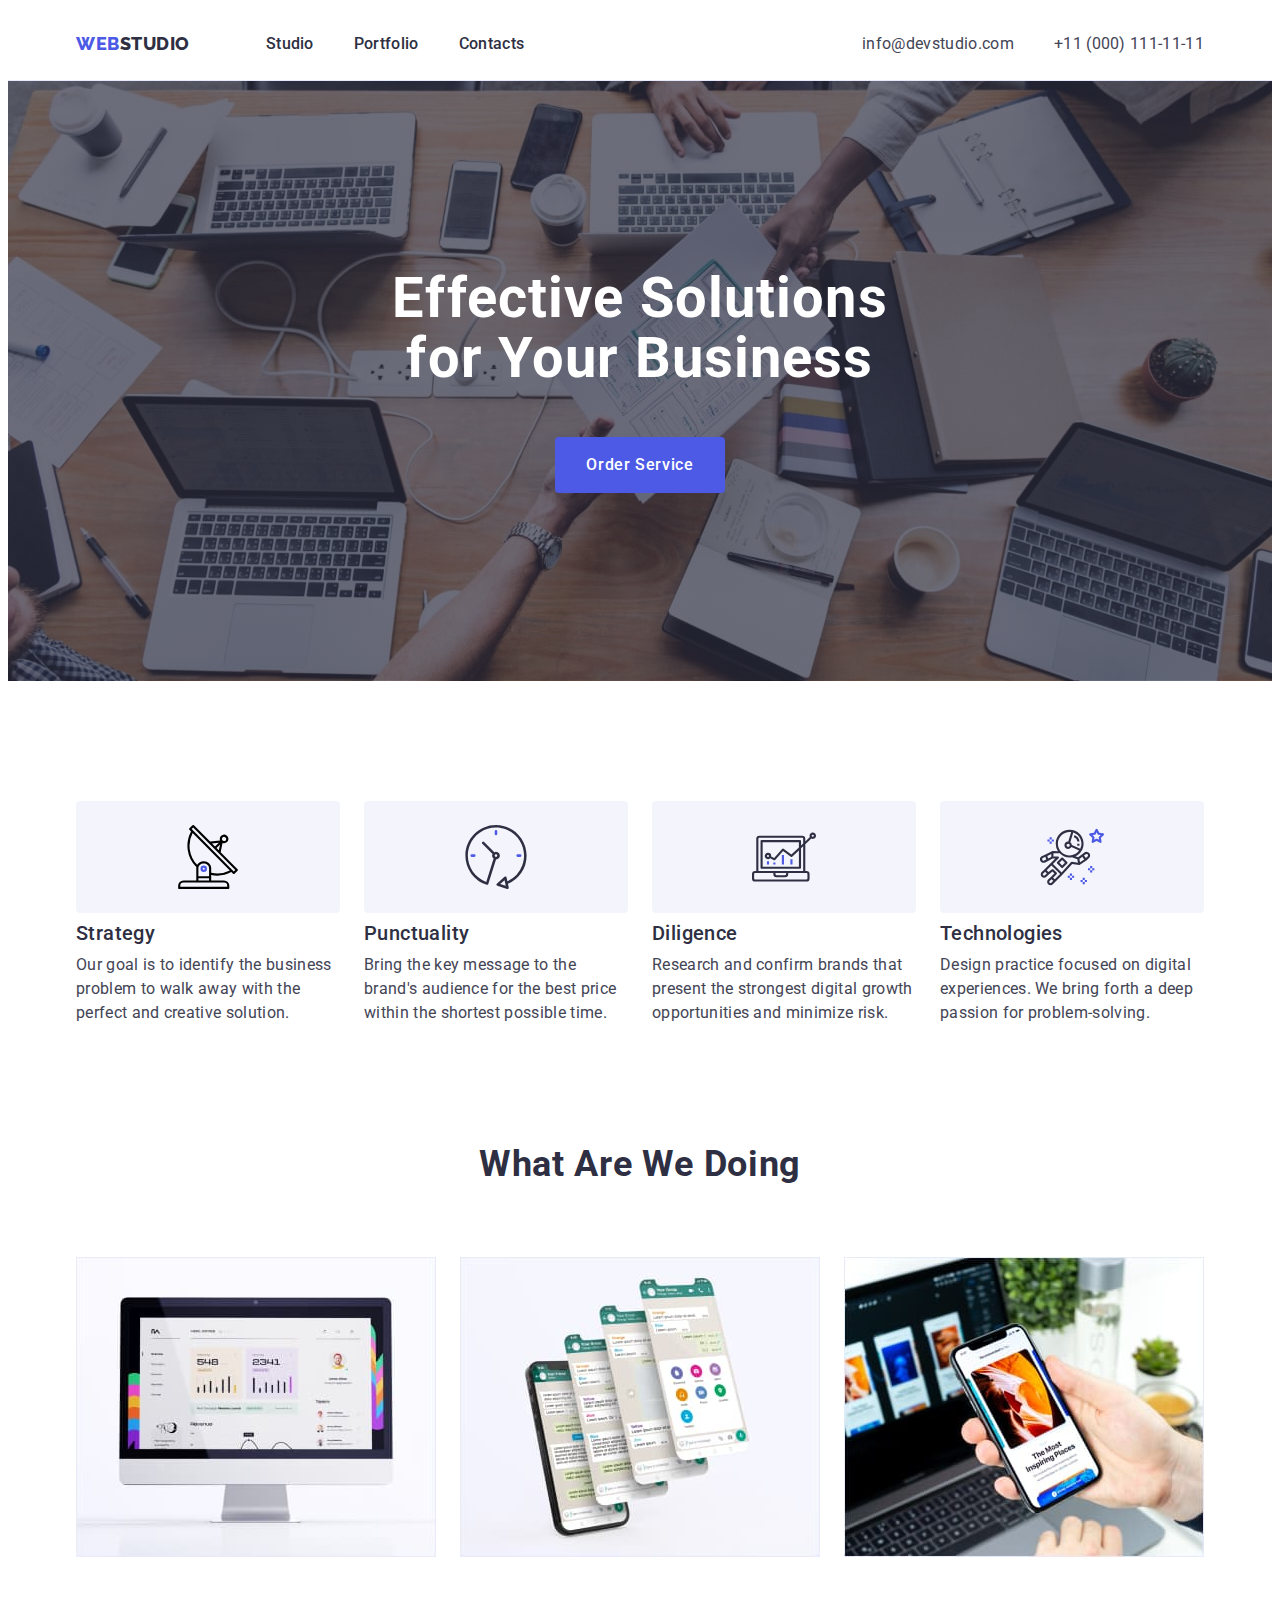
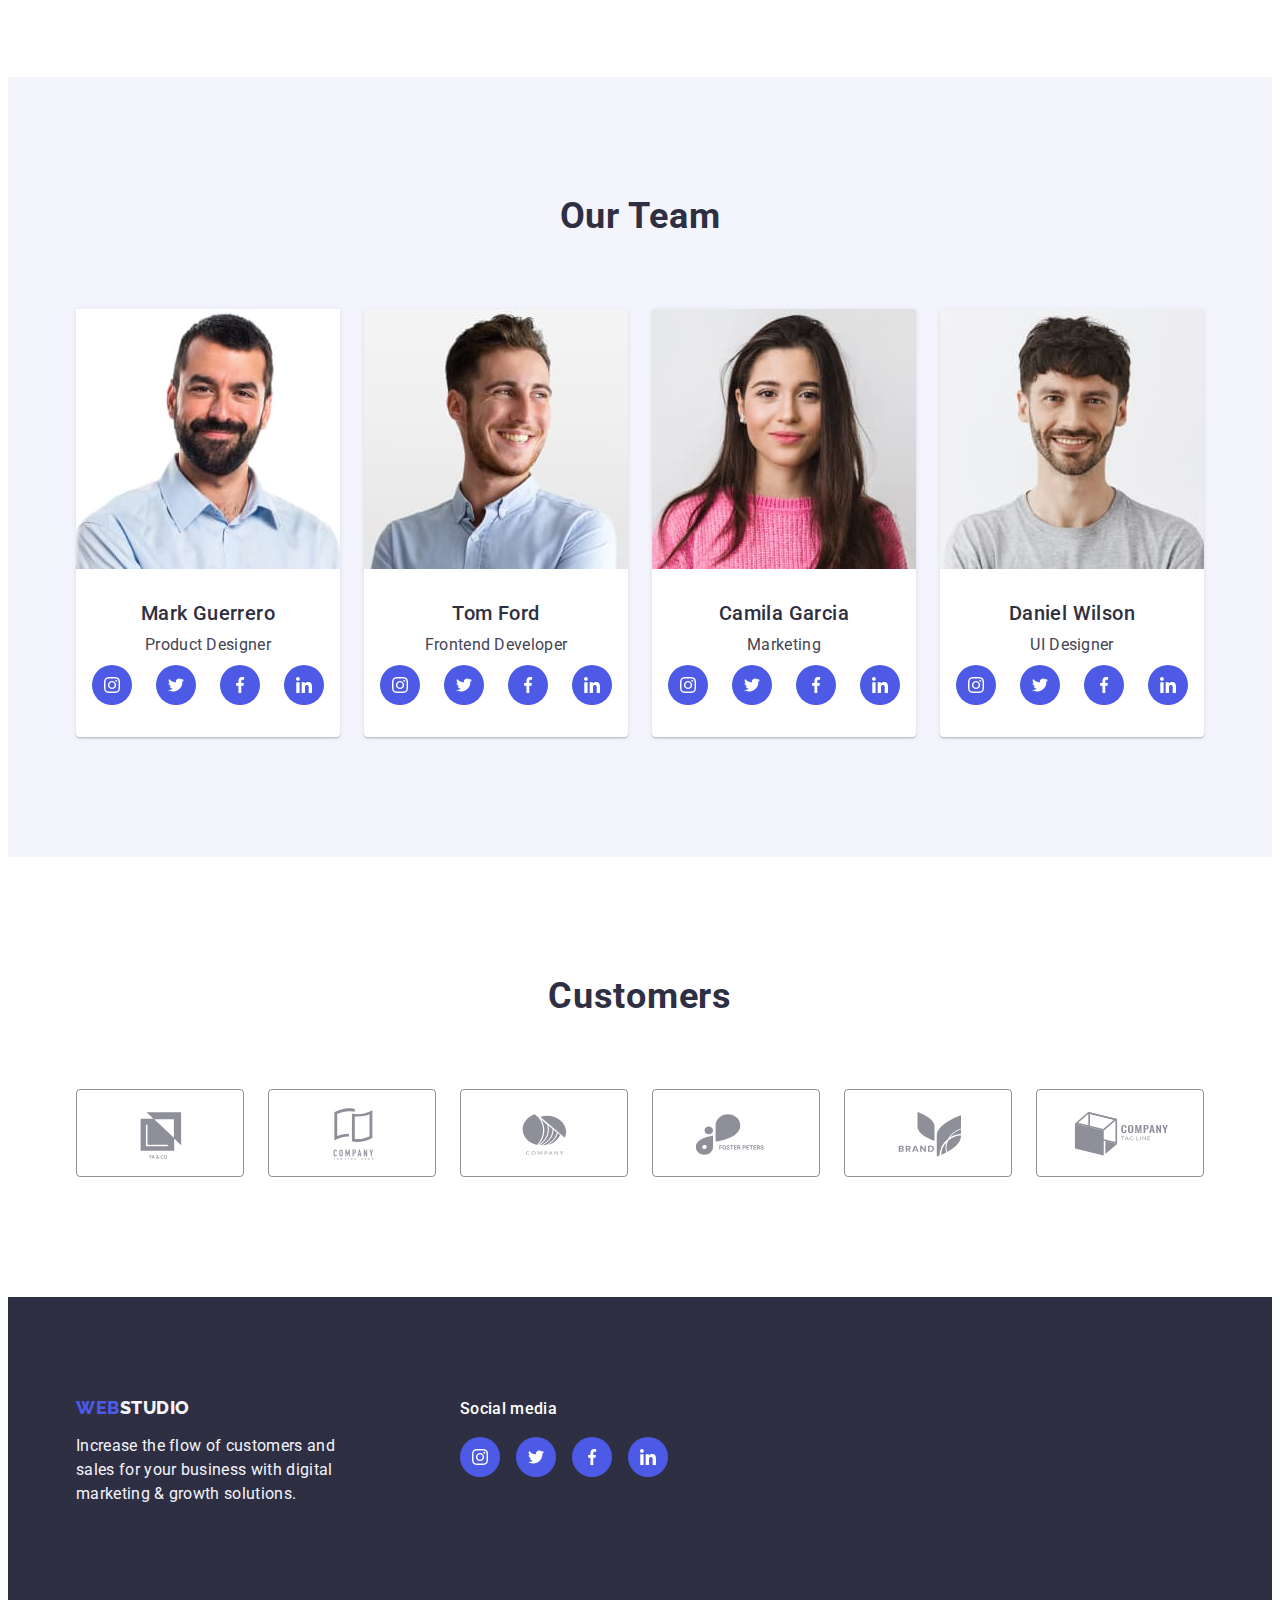
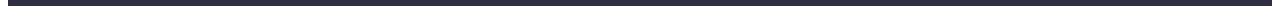
<file: index.html>
<!DOCTYPE html>
<html lang="en">

<head>
    <meta charset="UTF-8">
    <meta http-equiv="X-UA-Compatible" content="IE=edge">
    <meta name="viewport" content="width=device-width, initial-scale=1.0">
    <title>WebStudio</title>
    <link rel="preconnect" href="https://fonts.googleapis.com">
    <link rel="preconnect" href="https://fonts.gstatic.com" crossorigin>
    <link rel="stylesheet" href="https://cdnjs.cloudflare.com/ajax/libs/modern-normalize/1.1.0/modern-normalize.min.css"
        integrity="sha512-wpPYUAdjBVSE4KJnH1VR1HeZfpl1ub8YT/NKx4PuQ5NmX2tKuGu6U/JRp5y+Y8XG2tV+wKQpNHVUX03MfMFn9Q=="
        crossorigin="anonymous" referrerpolicy="no-referrer" />
    <link 
        href="https://fonts.googleapis.com/css2?family=Raleway:wght@800&family=Roboto:wght@400;500;700;900&display=swap"
        rel="stylesheet">
    <link rel="stylesheet" href="./css/styles.css">
</head>

<body>
    <header class="header">
        <div class="container">
            <div class="box">
                <nav class="header-navigation">
                    <a class="header-logo link" href="./index.html">Web<span class="accent">Studio</span></a>  
                    <ul class="header-list list">
                        <li class="header-item"><a class="header-link link" href="./index.html">Studio</a></li>
                        <li class="header-item"><a class="header-link link" href="./portfolio.html">Portfolio</a></li>
                        <li class="header-item"><a class="header-link link" href="">Contacts</a></li>
                    </ul>
                </nav>
                <address class="adress">   
                    <ul class="adress-list list">
                        <li class="adress-item"><a class="adress-link link" href="mailto:info@devstudio.com">info@devstudio.com</a></li>
                        <li class="adress-item"><a class="adress-link link" href="tel:+110001111111">+11 (000) 111-11-11</a></li>
                    </ul>
                </address>
            </div>   
        </div>
    </header>

    <main>

        <section class="hero">
            <div class="container hero-container">
                <h1 class="hero-title">Effective Solutions for Your Business</h1>
                <button class="hero-button" type="button">Order Service</button>
            </div>
        </section>

        <section class="pluses section">    
            <div class="container">
                <h2 class="invis-title">invisibie title></h2>

                <ul class="pluses-list list">
                    <li class="pluses-item">
                        <div class="pluses-link link" href="">
                            <svg class="pluses-icon" width="64" height="64">
                                <use href="./images/icons.svg#icon-antenna"></use>
                            </svg>
                        </div>
                        <h3 class="pluses-title">Strategy</h3>
                        <p class="pluses-text">Our goal is to identify the business problem to walk away with the perfect and creative solution.</p>
                    </li>
                    <li class="pluses-item">
                        <div class="pluses-link link" href="">
                            <svg class="pluses-icon" width="64" height="64">
                                <use href="./images/icons.svg#icon-clock"></use>
                            </svg>
                        </div>
                        <h3 class="pluses-title">Punctuality</h3>
                        <p class="pluses-text">Bring the key message to the brand's audience for the best price within the shortest possible time.</p>
                    </li>
                    <li class="pluses-item">
                        <div class="pluses-link link" href="">
                            <svg class="pluses-icon" width="64" height="64">
                                <use href="./images/icons.svg#icon-diagram"></use>
                            </svg>
                        </div>
                        <h3 class="pluses-title">Diligence</h3>
                        <p class="pluses-text">Research and confirm brands that present the strongest digital growth opportunities and minimize risk.</p>
                    </li>
                    <li class="pluses-item">
                        <div class="pluses-link link" href="">
                            <svg class="pluses-icon" width="64" height="64">
                                <use href="./images/icons.svg#icon-astronaut"></use>
                            </svg>
                        </div>
                        <h3 class="pluses-title">Technologies</h3>
                        <p class="pluses-text">Design practice focused on digital experiences. We bring forth a deep passion for problem-solving.</p>
                    </li>
                </ul>
            </div>    
        </section>    
        
        <section class="doing section">
            <div class="container">
                <h2 class="doing-title">What are we doing</h2>
                <ul class="doing-list list">
                    <li class="doing-item"><img src="./images/Rectangle1.jpg" alt="picture" width="360" height="300"></li>
                    <li class="doing-item"><img src="./images/Rectangle2.jpg" alt="picture" width="360" height="300"></li>
                    <li class="doing-item"><img src="./images/Rectangle3.jpg" alt="picture" width="360"></li>
                </ul>
            </div>
        </section>

        <section class="team section">
            <div class="container">
                <h2 class="team-title">Our Team</h2>
                <ul class="team-list list">
                    <li class="team-item">
                        <img src="./images/img4.jpg" alt="foto" width="264" height="260">
                        <div class="team-people">
                            <h3 class="team-card">Mark Guerrero</h3>
                            <p class="team-text">Product Designer</p>
                            <ul class="team-soc-list list">
                                <li class="team-soc-item">
                                    <a class="team-soc-link link" href="">
                                        <svg class="team-soc-icon" width="16" height="16">
                                            <use href="./images/icons.svg#icon-instagram"></use>
                                        </svg>
                                    </a>
                                </li>

                                <li class="team-soc-item">
                                    <a class="team-soc-link link" href="">
                                        <svg class="team-soc-icon" width="16" height="16">
                                            <use href="./images/icons.svg#icon-twitter"></use>
                                        </svg>
                                    </a>
                                </li>

                                <li class="team-soc-item">
                                    <a class="team-soc-link link" href="">
                                        <svg class="team-soc-icon" width="16" height="16">
                                            <use href="./images/icons.svg#icon-facebook"></use>
                                        </svg>
                                    </a>
                                </li>

                                <li class="team-soc-item">
                                    <a class="team-soc-link link" href="">
                                        <svg class="team-soc-icon" width="16" height="16">
                                            <use href="./images/icons.svg#icon-linkedin"></use>
                                        </svg>
                                    </a>
                                </li>
                            </ul>
                        </div>
                    </li>   

                    <li class="team-item">
                        <img src="./images/img5.jpg" alt="foto" width="264" height="260">
                        <div class="team-people">
                            <h3 class="team-card">Tom Ford</h3>
                            <p class="team-text">Frontend Developer</p>
                            <ul class="team-soc-list list">
                                <li class="team-soc-item">
                                    <a class="team-soc-link link" href="">
                                        <svg class="team-soc-icon" width="16" height="16">
                                            <use href="./images/icons.svg#icon-instagram"></use>
                                        </svg>
                                    </a>
                                </li>
                            
                                <li class="team-soc-item">
                                    <a class="team-soc-link link" href="">
                                        <svg class="team-soc-icon" width="16" height="16">
                                            <use href="./images/icons.svg#icon-twitter"></use>
                                        </svg>
                                    </a>
                                </li>
                            
                                <li class="team-soc-item">
                                    <a class="team-soc-link link" href="">
                                        <svg class="team-soc-icon" width="16" height="16">
                                            <use href="./images/icons.svg#icon-facebook"></use>
                                        </svg>
                                    </a>
                                </li>
                            
                                <li class="team-soc-item">
                                    <a class="team-soc-link link" href="">
                                        <svg class="team-soc-icon" width="16" height="16">
                                            <use href="./images/icons.svg#icon-linkedin"></use>
                                        </svg>
                                    </a>
                                </li>
                            </ul>
                        </div>
                    </li>    
                    

                    <li class="team-item">
                        <img src="./images/img6.jpg" alt="foto" width="264" height="260">
                        <div class="team-people">    
                            <h3 class="team-card">Camila Garcia</h3>
                            <p class="team-text">Marketing</p>
                            <ul class="team-soc-list list">
                                <li class="team-soc-item">
                                    <a class="team-soc-link link" href="">
                                        <svg class="team-soc-icon" width="16" height="16">
                                            <use href="./images/icons.svg#icon-instagram"></use>
                                        </svg>
                                    </a>
                                </li>
                            
                                <li class="team-soc-item">
                                    <a class="team-soc-link link" href="">
                                        <svg class="team-soc-icon" width="16" height="16">
                                            <use href="./images/icons.svg#icon-twitter"></use>
                                        </svg>
                                    </a>
                                </li>
                            
                                <li class="team-soc-item">
                                    <a class="team-soc-link link" href="">
                                        <svg class="team-soc-icon" width="16" height="16">
                                            <use href="./images/icons.svg#icon-facebook"></use>
                                        </svg>
                                    </a>
                                </li>
                            
                                <li class="team-soc-item">
                                    <a class="team-soc-link link" href="">
                                        <svg class="team-soc-icon" width="16" height="16">
                                            <use href="./images/icons.svg#icon-linkedin"></use>
                                        </svg>
                                    </a>
                                </li>
                            </ul>
                        </div>
                    </li>

                    <li class="team-item">
                        <img src="./images/img7.jpg" alt="foto" width="264" height="260">
                        <div class="team-people">
                            <h3 class="team-card">Daniel Wilson</h3>
                            <p class="team-text">UI Designer</p>
                            <ul class="team-soc-list list">
                                <li class="team-soc-item">
                                    <a class="team-soc-link link" href="">
                                        <svg class="team-soc-icon" width="16" height="16">
                                            <use href="./images/icons.svg#icon-instagram"></use>
                                        </svg>
                                    </a>
                                </li>
                            
                                <li class="team-soc-item">
                                    <a class="team-soc-link link" href="">
                                        <svg class="team-soc-icon" width="16" height="16">
                                            <use href="./images/icons.svg#icon-twitter"></use>
                                        </svg>
                                    </a>
                                </li>
                            
                                <li class="team-soc-item">
                                    <a class="team-soc-link link" href="">
                                        <svg class="team-soc-icon" width="16" height="16">
                                            <use href="./images/icons.svg#icon-facebook"></use>
                                        </svg>
                                    </a>
                                </li>
                            
                                <li class="team-soc-item">
                                    <a class="team-soc-link link" href="">
                                        <svg class="team-soc-icon" width="16" height="16">
                                            <use href="./images/icons.svg#icon-linkedin"></use>
                                        </svg>
                                    </a>
                                </li>
                            </ul>
                        </div>
                    </li>
                </ul>
            </div>
        </section>

        <section class="customers section">
            <div class="container">
                <h2 class="doing-title">Customers</h2>
                <ul class="customers-list list">
                    <li class="customers-item">
                        <a class="customers-link link" href="">
                            <svg class="customers-icon" width="104" height="56">
                                <use class="icon" href="./images/icons.svg#icon-Logo1"></use>
                            </svg>
                        </a>
                    </li>
                
                    <li class="customers-item">
                        <a class="customers-link link" href="">
                            <svg class="customers-icon" width="104" height="56">
                                <use class="icon" href="./images/icons.svg#icon-Logo2"></use>
                            </svg>
                        </a>
                    </li>
                
                    <li class="customers-item">
                        <a class="customers-link link" href="">
                            <svg class="customers-icon" width="104" height="56">
                                <use class="icon" href="./images/icons.svg#icon-Logo3"></use>
                            </svg>
                        </a>
                    </li>
                
                    <li class="customers-item">
                        <a class="customers-link link" href="">
                            <svg class="customers-icon" width="104" height="56">
                                <use class="icon" href="./images/icons.svg#icon-Logo4"></use>
                            </svg>
                        </a>
                    </li>

                    <li class="customers-item">
                        <a class="customers-link link" href="">
                            <svg class="customers-icon" width="104" height="56">
                                <use class="icon" href="./images/icons.svg#icon-Logo5"></use>
                            </svg>
                        </a>
                    </li>

                    <li class="customers-item">
                        <a class="customers-link link" href="">
                            <svg class="customers-icon" width="104" height="56">
                                <use class="icon" href="./images/icons.svg#icon-Logo6"></use>
                            </svg>
                        </a>
                    </li>
                </ul>
            </div>
        </section>
        
    </main>

    <footer class="footer">
        <div class="container footer-box">
            <div class="webstudio">
                <a class="footer-logo link" href="./index.html">Web<span class="accent">Studio</span></a>
                <p class="bottom-text">Increase the flow of customers and sales for your business with digital marketing & growth solutions.</p>
            </div>

            <div class="media">
                <p class="soc-media">Social media</p>
                <ul class="media-soc-list list">
                    <li class="team-soc-item">
                        <a class="media-soc-link link" href="">
                            <svg class="team-soc-icon" width="16" height="16">
                                <use href="./images/icons.svg#icon-instagram"></use>
                            </svg>
                        </a>
                    </li>
                    
                    <li class="team-soc-item">
                        <a class="media-soc-link link" href="">
                            <svg class="team-soc-icon" width="16" height="16">
                                <use href="./images/icons.svg#icon-twitter"></use>
                            </svg>
                        </a>
                    </li>
                    
                    <li class="team-soc-item">
                        <a class="media-soc-link link" href="">
                            <svg class="team-soc-icon" width="16" height="16">
                                <use href="./images/icons.svg#icon-facebook"></use>
                            </svg>
                        </a>
                    </li>
                    
                    <li class="team-soc-item">
                        <a class="media-soc-link link" href="">
                            <svg class="team-soc-icon" width="16" height="16">
                                <use href="./images/icons.svg#icon-linkedin"></use>
                            </svg>
                        </a>
                    </li>
                </ul>
            </div>    
        </div>
    </footer>

</body>

</html>
</file>
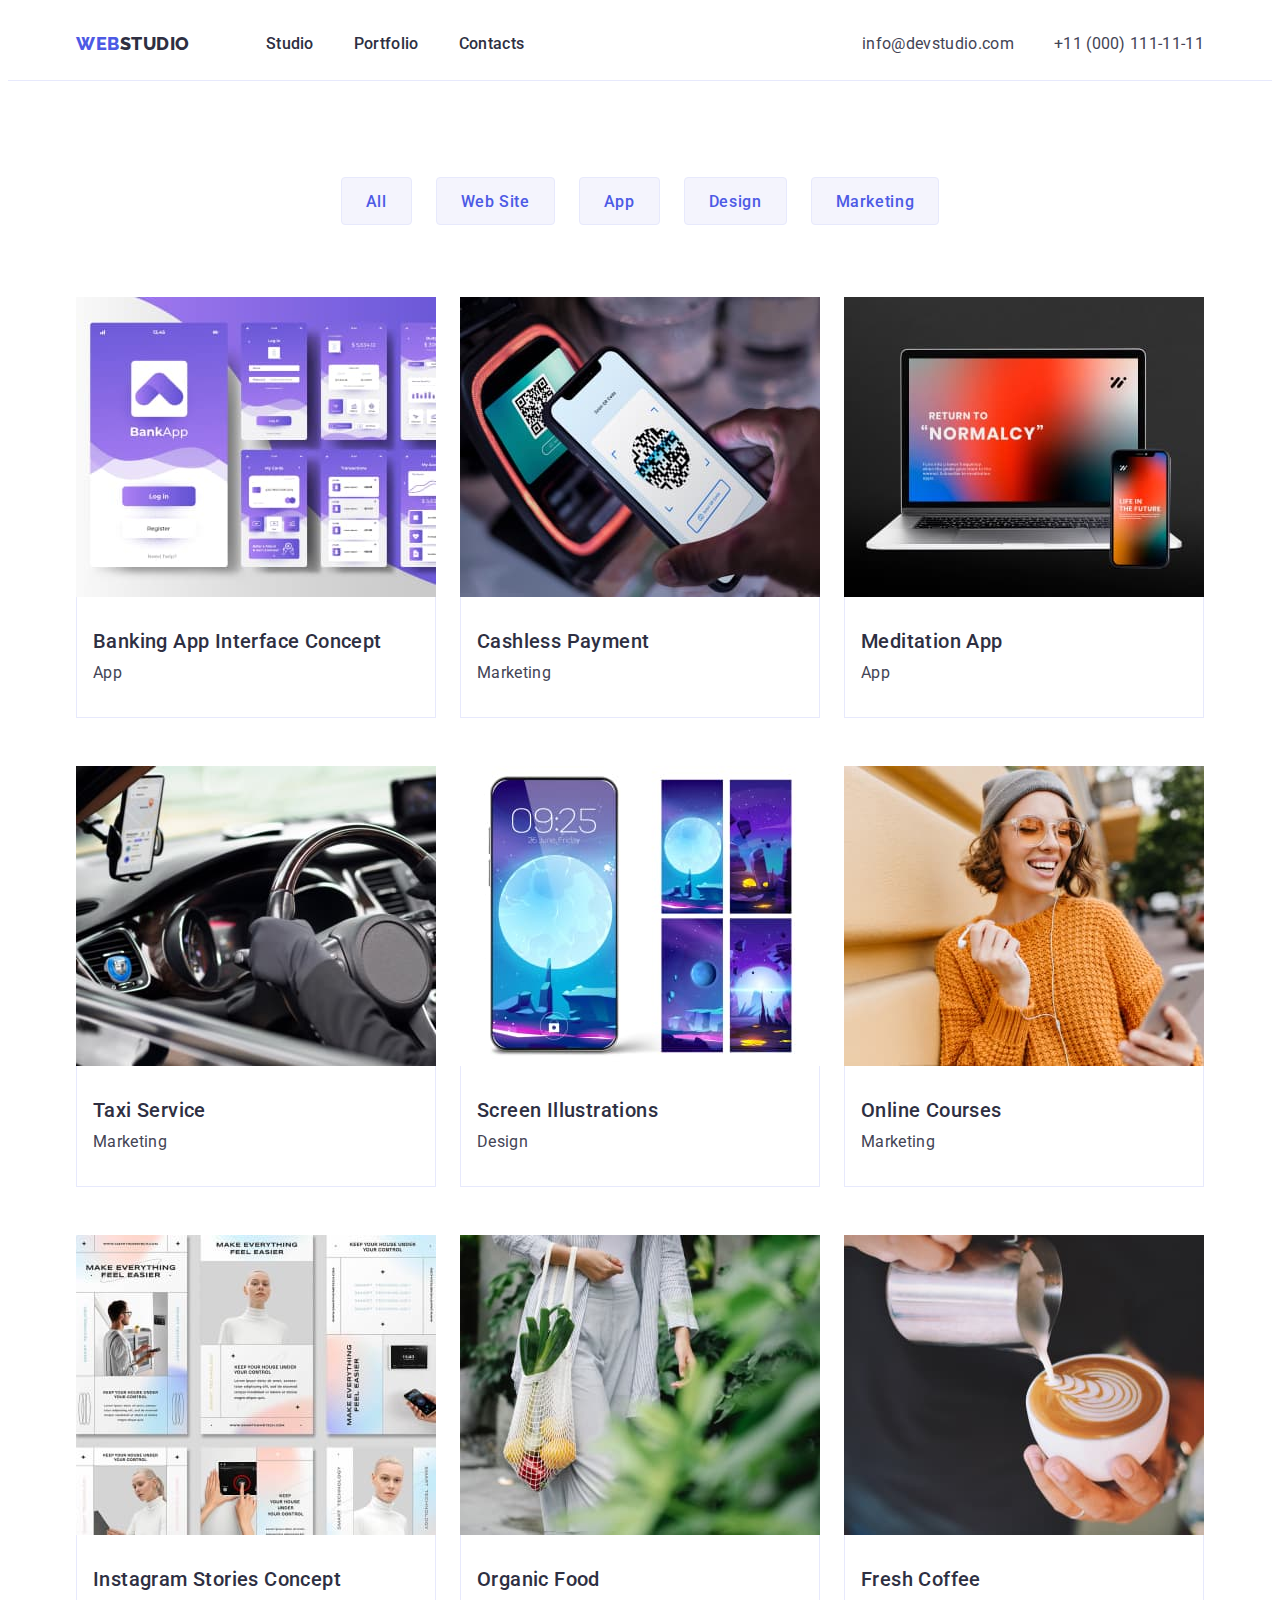
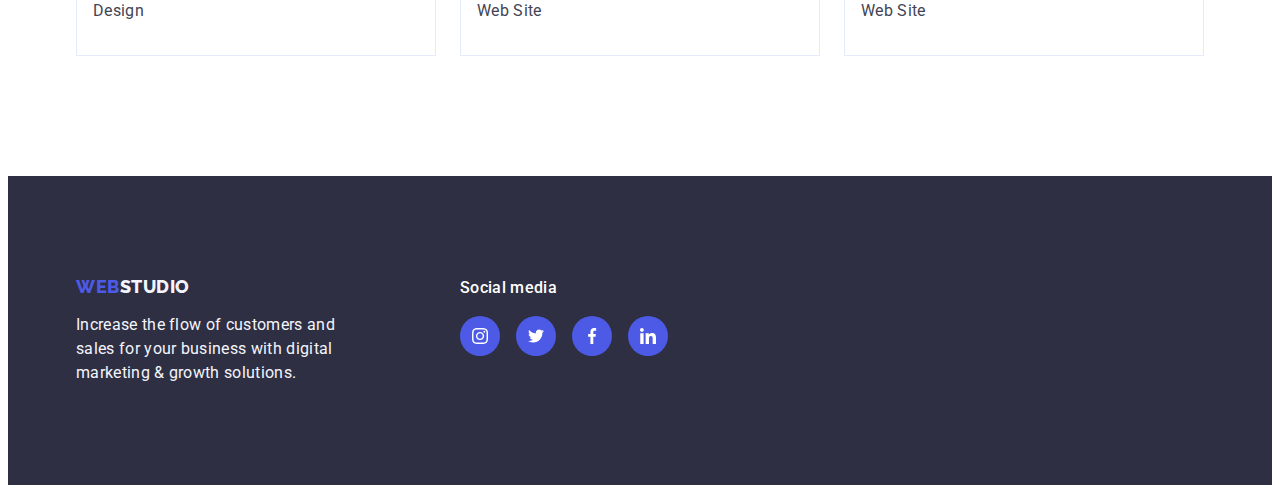
<file: portfolio.html>
<!DOCTYPE html>
<html lang="en">
<head>
    <meta charset="UTF-8">
    <meta http-equiv="X-UA-Compatible" content="IE=edge">
    <meta name="viewport" content="width=device-width, initial-scale=1.0">
    <title>Portfolio</title>
    <link rel="preconnect" href="https://fonts.googleapis.com">
    <link rel="preconnect" href="https://fonts.gstatic.com" crossorigin>
    <link rel="stylesheet" href="https://cdnjs.cloudflare.com/ajax/libs/modern-normalize/1.1.0/modern-normalize.min.css"
        integrity="sha512-wpPYUAdjBVSE4KJnH1VR1HeZfpl1ub8YT/NKx4PuQ5NmX2tKuGu6U/JRp5y+Y8XG2tV+wKQpNHVUX03MfMFn9Q=="
        crossorigin="anonymous" referrerpolicy="no-referrer" />
    <link href="https://fonts.googleapis.com/css2?family=Raleway:wght@800&family=Roboto:wght@400;500;700;900&display=swap"
        rel="stylesheet">
    <link rel="stylesheet" href="./css/styles.css">
</head>
<body>
<header class="header">
    <div class="container">
        <div class="box">
            <nav class="header-navigation">
                <a class="header-logo link" href="./index.html">Web<span class="accent">Studio</span></a>
                <ul class="header-list list">
                    <li class="header-item"><a class="header-link link" href="./index.html">Studio</a></li>
                    <li class="header-item"><a class="header-link link" href="./portfolio.html">Portfolio</a></li>
                    <li class="header-item"><a class="header-link link" href="">Contacts</a></li>
                </ul>
            </nav>
            <address class="adress">
                <ul class="adress-list list">
                    <li class="adress-item"><a class="adress-link link"
                            href="mailto:info@devstudio.com">info@devstudio.com</a></li>
                    <li class="adress-item"><a class="adress-link link" href="tel:+110001111111">+11 (000) 111-11-11</a>
                    </li>
                </ul>
            </address>
        </div>
    </div>
</header>
    <main>
        
        <section class="nine">
            <div class="container">
                <h1 class="invis-title">invisibie title</h1>

                <ul class="filter-list list">
                    <li>
                        <button class="filter-button" type="button">All</button>
                    </li>
                    <li>
                        <button class="filter-button" type="button">Web Site</button>
                    </li>
                    <li>
                        <button class="filter-button" type="button">App</button>
                    </li>
                    <li>
                        <button class="filter-button" type="button">Design</button>
                    </li>
                    <li>
                        <button class="filter-button" type="button">Marketing</button>
                    </li>
                </ul>
            
                <ul class="direct-list list">
                
                    <li class="direct-item">
                            <a class="direct-link link" href="">
                                <img class="img" src="./images/img11.jpg" alt="picture" width="360" height="300"/>
                                <div class="direct">
                                    <h2  class="direct-card">Banking App Interface Concept</h2>
                                    <p class="direct-text">App</p>
                                </div>
                            </a>
                        

                    </li>

                    <li class="direct-item">
                        <a class="direct-link link" href="">
                            <img src="./images/img12.jpg" alt="picture" width="360" height="300"/>
                            <div class="direct">
                                <h2 class="direct-card">Cashless Payment</h2>
                                <p class="direct-text">Marketing</p>
                            </div>
                        </a>
                    </li>

                    <li class="direct-item">
                        <a class="direct-link link" href="">
                            <img src="./images/img13.jpg" alt="picture" width="360" height="300">
                            <div class="direct">
                                <h2 class="direct-card">Meditation App</h2>
                                <p class="direct-text">App</p>
                            </div>
                        </a>
                    </li>
                
                    <li class="direct-item">
                        <a class="direct-link link" href="./index.html">
                            <img src="./images/img21.jpg" alt="picture" width="360" height="300">
                            <div class="direct">
                                <h2 class="direct-card">Taxi Service</h2>
                                <p class="direct-text">Marketing</p>
                            </div>
                        </a>
                    </li>
            
                    <li class="direct-item">
                        <a class="direct-link link" href="./index.html">
                            <img src="./images/img22.jpg" alt="picture" width="360" height="300">
                            <div class="direct">
                                <h2 class="direct-card">Screen Illustrations</h2>
                                <p class="direct-text">Design</p>
                            </div>
                        </a>
                    </li>
            
                    <li class="direct-item">
                        <a class="direct-link link" href="./index.html">
                            <img src="./images/img23.jpg" alt="picture" width="360" height="300">
                            <div class="direct">
                                <h2 class="direct-card">Online Courses</h2>
                                <p class="direct-text">Marketing</p>
                            </div>
                        </a>
                    </li>
                
                    <li class="direct-item">
                        <a class="direct-link link" href="./index.html">
                            <img src="./images/img31.jpg" alt="picture" width="360" height="300">
                            <div class="direct">
                                <h2 class="direct-card">Instagram Stories Concept</h2>
                                <p class="direct-text">Design</p>
                            </div>
                        </a>
                    </li>
            
                    <li class="direct-item">
                        <a class="direct-link link" href="./index.html">
                            <img src="./images/img32.jpg" alt="picture" width="360" height="300">
                            <div class="direct">
                                <h2 class="direct-card">Organic Food</h2>
                                <p class="direct-text">Web Site</p>
                            </div>
                        </a>
                    </li>
            
                    <li class="direct-item">
                        <a class="direct-link link" href="./index.html">
                            <img src="./images/img33.jpg" alt="picture" width="360" height="300">
                            <div class="direct">
                                <h2 class="direct-card">Fresh Coffee</h2>
                                <p class="direct-text">Web Site</p>
                            </div>
                        </a>
                    </li>
                </ul>
            </div>
        </section>

    </main>
    <footer class="footer">
        <div class="container footer-box">
            <div class="webstudio">
                <a class="footer-logo link" href="./index.html">Web<span class="accent">Studio</span></a>
                <p class="bottom-text">Increase the flow of customers and sales for your business with digital marketing &
                    growth solutions.</p>
            </div>
    
            <div class="media">
                <p class="soc-media">Social media</p>
                <ul class="media-soc-list list">
                    <li class="team-soc-item">
                        <a class="media-soc-link link" href="">
                            <svg class="team-soc-icon" width="16" height="16">
                                <use href="./images/icons.svg#icon-instagram"></use>
                            </svg>
                        </a>
                    </li>
    
                    <li class="team-soc-item">
                        <a class="media-soc-link link" href="">
                            <svg class="team-soc-icon" width="16" height="16">
                                <use href="./images/icons.svg#icon-twitter"></use>
                            </svg>
                        </a>
                    </li>
    
                    <li class="team-soc-item">
                        <a class="media-soc-link link" href="">
                            <svg class="team-soc-icon" width="16" height="16">
                                <use href="./images/icons.svg#icon-facebook"></use>
                            </svg>
                        </a>
                    </li>
    
                    <li class="team-soc-item">
                        <a class="media-soc-link link" href="">
                            <svg class="team-soc-icon" width="16" height="16">
                                <use href="./images/icons.svg#icon-linkedin"></use>
                            </svg>
                        </a>
                    </li>
                </ul>
            </div>
        </div>
    </footer>
</body>
</html>
</file>
<file: css/styles.css>
html {
    box-sizing: border-box;
}

*,
*::before,
*::after {
    box-sizing: inherit;
}

p,
h1,
h2,
h3,
h4,
h5,
h6 {
    margin: 0;
}

ul {
    margin: 0;
    padding-left: 0;
}

img {
    display: block;
}

button {
    cursor: pointer;
}


.container {
    width: 1158px;
    margin: 0 auto;
    padding-left: 15px;
    padding-right: 15px;

    /**------------------outline: 2px solid red;--*/

}
.section {
    padding-top: 120px;
    padding-bottom: 120px; 
}
.img {
    display: block;
    max-width: 100%; 
    height: auto;
}

body {
    font-family: 'Roboto', sans-serif;
    letter-spacing: 0.02em;
    color: #434455;
    background-color: var(--often-color);
    
}
.list {
    list-style: none;
}
.link {
    text-decoration: none;
}
:root {
    --often-color: #FFFFFF;
    --web-color: #4D5AE5;
    --studio-color: #2E2F42;
    --hero-gradient: linear-gradient(rgba(46, 47, 66, 0.7), rgba(46, 47, 66, 0.7));
}
/**----------------------HEADER-------------------*/
.box {
    display: flex;
    justify-content: space-between;
}
.header {
    background: var(--background-color);
    border-bottom: 1px solid #E7E9FC;
}

.header-navigation {
    display: flex;
    align-items: center;
    justify-content: space-between;
}
.header-logo span {
    font-family: 'Raleway', sans-serif;
    font-weight: 800;
    font-size: 18px;
    line-height: 1.17;
    letter-spacing: 0.03em;
    text-transform: uppercase;
    color: var(--studio-color);
       
}      
.header-logo {
    font-family: 'Raleway', sans-serif;
    font-weight: 800;
    font-size: 18px;
    line-height: 1.17;
    letter-spacing: 0.03em;
    text-transform: uppercase;
    color: var(--web-color);
    padding-top: 24px;
    padding-bottom: 24px;
    margin-right: 76px;
}
.header-list {
    display: flex;
    gap: 40px;
}
.header-link {
    line-height: 1.5;
    font-size: 16px;
    font-weight: 500;
    color: #2E2F42;
    padding-top: 24px;
    padding-bottom: 24px;
}
.header-link:hover {
    color: #404bbf;
}
.header-link:focus {
    color: #404bbf;
}
.header-item {
    
}
.adress {
    font-style: normal;
    padding-top: 24px;
    padding-bottom: 24px;
}

.adress-list {
    display: flex;
    gap: 40px;
}
.adress-item {
    
}
.adress-link {
    font-weight: 400;
    font-size: 16px;
    line-height: 1.5;
    color: #434455;
    
}
.adress-link:hover {
    color: #404bbf;
}
.adress-link:focus {
    color: #404bbf;
}
/**-----------------------HERO-------------------*/
.hero {
    max-width: 1440px;
    background-color: #2E2F42;
    padding-bottom: 188px;
    padding-top: 188px;
    background-image: var(--hero-gradient), url(../images/people-office1.jpg);
    background-size: auto;
    background-repeat: no-repeat;
    background-position: center;
    margin-left: auto;
    margin-right: auto;
}
.hero-title {
    max-width: 496px;
    font-weight: 700;
    font-size: 56px;
    line-height: 1.07;
    letter-spacing: 0.02em;
    color: var(--often-color);
    margin-bottom: 48px;
    text-align: center;
    margin-left: auto;
    margin-right: auto;  
}
.hero-button {
    display: block;
    min-width: 170px;
    height: 56px;
    background-color: #4D5AE5;
    font-family: inherit;
    font-weight: 500;
    font-size: 16px;
    line-height: 1.5;
    letter-spacing: 0.04em;
    color: var(--often-color);
    cursor: pointer;
    border: none;
    margin: 0 auto;
    border-radius: 4px;   
}
.hero-button:hover {
    background-color: #404BBF;
}
.hero-button:focus {
    background-color: #404BBF;
}
/**----------------------PLUSES----------------*/

.pluses {  
}
.invis-title {
    height: 0;
    display: flex;
}
.pluses-list {
    display: flex;
    gap: 24px;
}
.pluses-item {
    background-color: #FFFFFF;
    width: 264px;

}
.pluses-link {
    width: 100%;
    height: 112px;
    background: #F4F4FD;
     border-radius: 4px;
    display: flex;
    align-items: center;
    justify-content: center;
    margin-bottom: 8px;
}
.pluses-title {   
    font-weight: 500;
    font-size: 20px;
    line-height: 1.2;
    letter-spacing: 0.02em;
    color: #2E2F42;
    margin-bottom: 8px;
}

.pluses-text {
    font-size: 16px;
    line-height: 1.5;
    color: #434455;
}

/**----------------WHAT ARE WE DOING------------*/
.doing {
    text-align: center;
    padding-top: 0;

}
.doing-title {
    font-weight: 700;
    font-size: 36px;
    line-height: 1.11;
    text-transform: capitalize;
    text-align: center;
    letter-spacing: 0.02em;
    color: #2E2F42;
    margin-bottom: 72px;
}
.doing-list {
    display: flex;
    gap: 24px;
}
.doing-item {}

/**----------------------OUR TEAM---------------*/
.team {
    background-color: #F4F4FD;
}
.team-title {
    font-weight: 700;
    font-size: 36px;
    line-height: 1.11;
    text-transform: capitalize;
    text-align: center;
    letter-spacing: 0.02em;
    color: #2E2F42;
    margin-bottom: 72px;
}
.team-list {
    display: flex;
    justify-content: space-between;
}
.team-item {
    background: var(--often-color);
    box-shadow: 0px 1px 6px rgba(46, 47, 66, 0.08),
                0px 1px 1px rgba(46, 47, 66, 0.16),
                0px 2px 1px rgba(46, 47, 66, 0.08);
    border-radius: 0px 0px 4px 4px;
}
.team-card {
    font-weight: 500;
    font-size: 20px;
    line-height: 1.2;
    letter-spacing: 0.02em;
    color: #2E2F42;
    text-align: center;
    margin-bottom: 8px;
}
.team-text {
    font-size: 16px;
    line-height: 1.5;
    color: #434455;
    text-align: center;
    margin-bottom: 8px;
}
.team-people {
    padding-top: 32px;
    padding-bottom: 32px;
}
.team-soc-list {
    display: flex;
    justify-content: center;
    gap: 24px;
}
.team-soc-item {
    width: 40px;
    height: 40px;
}
.team-soc-link {
    width: 100%;
    height: 100%;
    border-radius: 50%;
    background-color: #4D5AE5;
    display: flex;
    align-items: center;
    justify-content: center;
}
.team-soc-link:hover {
    background-color: #404BBF;
}
.team-soc-link:focus {
    background-color: #404BBF;
}
.team-soc-icon {
    fill: #FFFFFF;
}
.card {
}
/**---------------------CUSTOMERS-----------------*/
.customers-list {
    display: flex;
    justify-content: center;
    gap: 24px;
}
.customers-item {
    width: 168px;
    height: 88px;
}

.customers-link {
    width: 100%;
    height: 100%;
    border: 1px solid #8E8F99;
    border-radius: 4px;
    display: flex;
    align-items: center;
    justify-content: center;
    padding: 16px 32px;
}
.customers-link:hover {
    border: 1px solid #404BBF;
}
.customers-link:focus {
    border: 1px solid #404BBF;
}
.icon {
    fill: #8e8f99;
}
.icon:hover {
    fill: #404BBF;
}
.icon:focus {
    fill: #404BBF;
}

/**----------------------FOOTER-----------------*/
.footer {
    background: #2E2F42;
    padding-top: 100px;
    padding-bottom: 100px;
    display: flex;
}
.footer-logo span {
    font-family: 'Raleway', sans-serif;
    font-weight: 800;
    font-size: 18px;
    line-height: 1.17;
    letter-spacing: 0.03em;
    text-transform: uppercase;
    color: #f4f4fd;
}
.footer-logo {
    font-family: 'Raleway', sans-serif;
    font-weight: 800;
    font-size: 18px;
    line-height: 1.17;
    letter-spacing: 0.03em;
    text-transform: uppercase;
    color: var(--web-color);
    display: block;
    margin-bottom: 16px;
}
.bottom-text {
    width: 264px;
    font-weight: 400;
    font-size: 16px;
    line-height: 1.5;
    letter-spacing: 0.02em;
    color: #F4F4FD;      
}
.webstudio {
    margin-right: 120px;
}
.footer-box {
    display: flex;
    justify-content: flex-start;
}

.media-soc-list {
    display: flex;
    justify-content: center;
    gap: 16px;
}
.soc-media {
    font-weight: 500;
    font-size: 16px;
    line-height: 1.5;
    letter-spacing: 0.02em;
    color: #FFFFFF;
    margin-bottom: 16px;
}
.media-soc-link {
    width: 100%;
    height: 100%;
    border-radius: 50%;
    background-color: #4D5AE5;
    display: flex;
    align-items: center;
    justify-content: center;
}
.media-soc-link:hover {
    background-color: #31D0AA;
}
.media-soc-link:focus {
    background-color: #31D0AA;
}
/**--------------------PORTFOLIO-----------*/
.nine {
    padding-top: 96px;
    padding-bottom: 120px;
}
.invis-title {
    visibility: hidden;    
}
.filter-list {
    display: flex;
    margin-bottom: 72px;
    gap: 24px;

justify-content: center;  
}
.filter-button {
    min-width: 70px;
    height: 48px;
    font-family: inherit;
    background-color: #F4F4FD;
    font-weight: 500;
    font-size: 16px;
    line-height: 1.5;
    letter-spacing: 0.04em;
    color: #4D5AE5;
    cursor: pointer;
    border: 1px solid #E7E9FC;
    border-radius: 4px;
    padding-top: 12px;
    padding-bottom: 12px;
    padding-left: 24px;
    padding-right: 24px;
}
.filter-button:hover {
    background-color: #404BBF;
    color: var(--often-color);
    box-shadow: 0px 3px 1px rgba(0, 0, 0, 0.1), 
                0px 2px 1px rgba(0, 0, 0, 0.08), 
                0px 2px 2px rgba(0, 0, 0, 0.12);
}
.filter-button:focus {
    background-color: #404BBF;
    color: var(--often-color);
    box-shadow: 0px 3px 1px rgba(0, 0, 0, 0.1), 
                0px 2px 1px rgba(0, 0, 0, 0.08), 
                0px 2px 2px rgba(0, 0, 0, 0.12);
}
.direct-title {  
}
.direct-list {
    display: flex;
    flex-wrap: wrap;
    gap: 48px 24px;
}
.direct-list >.item {
    flex-basis: calc(100% / 3);
}
.direct-card {
    font-weight: 500;
    font-size: 20px;
    line-height: 1.2;
    letter-spacing: 0.02em;
    color: #2E2F42;
    margin-bottom: 8px;
}
.direct-text {
    font-size: 16px;
    line-height: 1.5;
    color: #434455;
    margin: 0;
}
.direct {
    padding: 32px 16px;
    border-left: 1px solid #E7E9FC;
    border-right: 1px solid #E7E9FC;
    border-bottom: 1px solid #E7E9FC;
}
.direct-link {
    display: block;
}
.direct-link:hover {
    box-shadow: 0px 1px 6px rgba(46, 47, 66, 0.08), 
                0px 1px 1px rgba(46, 47, 66, 0.16), 
                0px 2px 1px rgba(46, 47, 66, 0.08);
}
</file>
